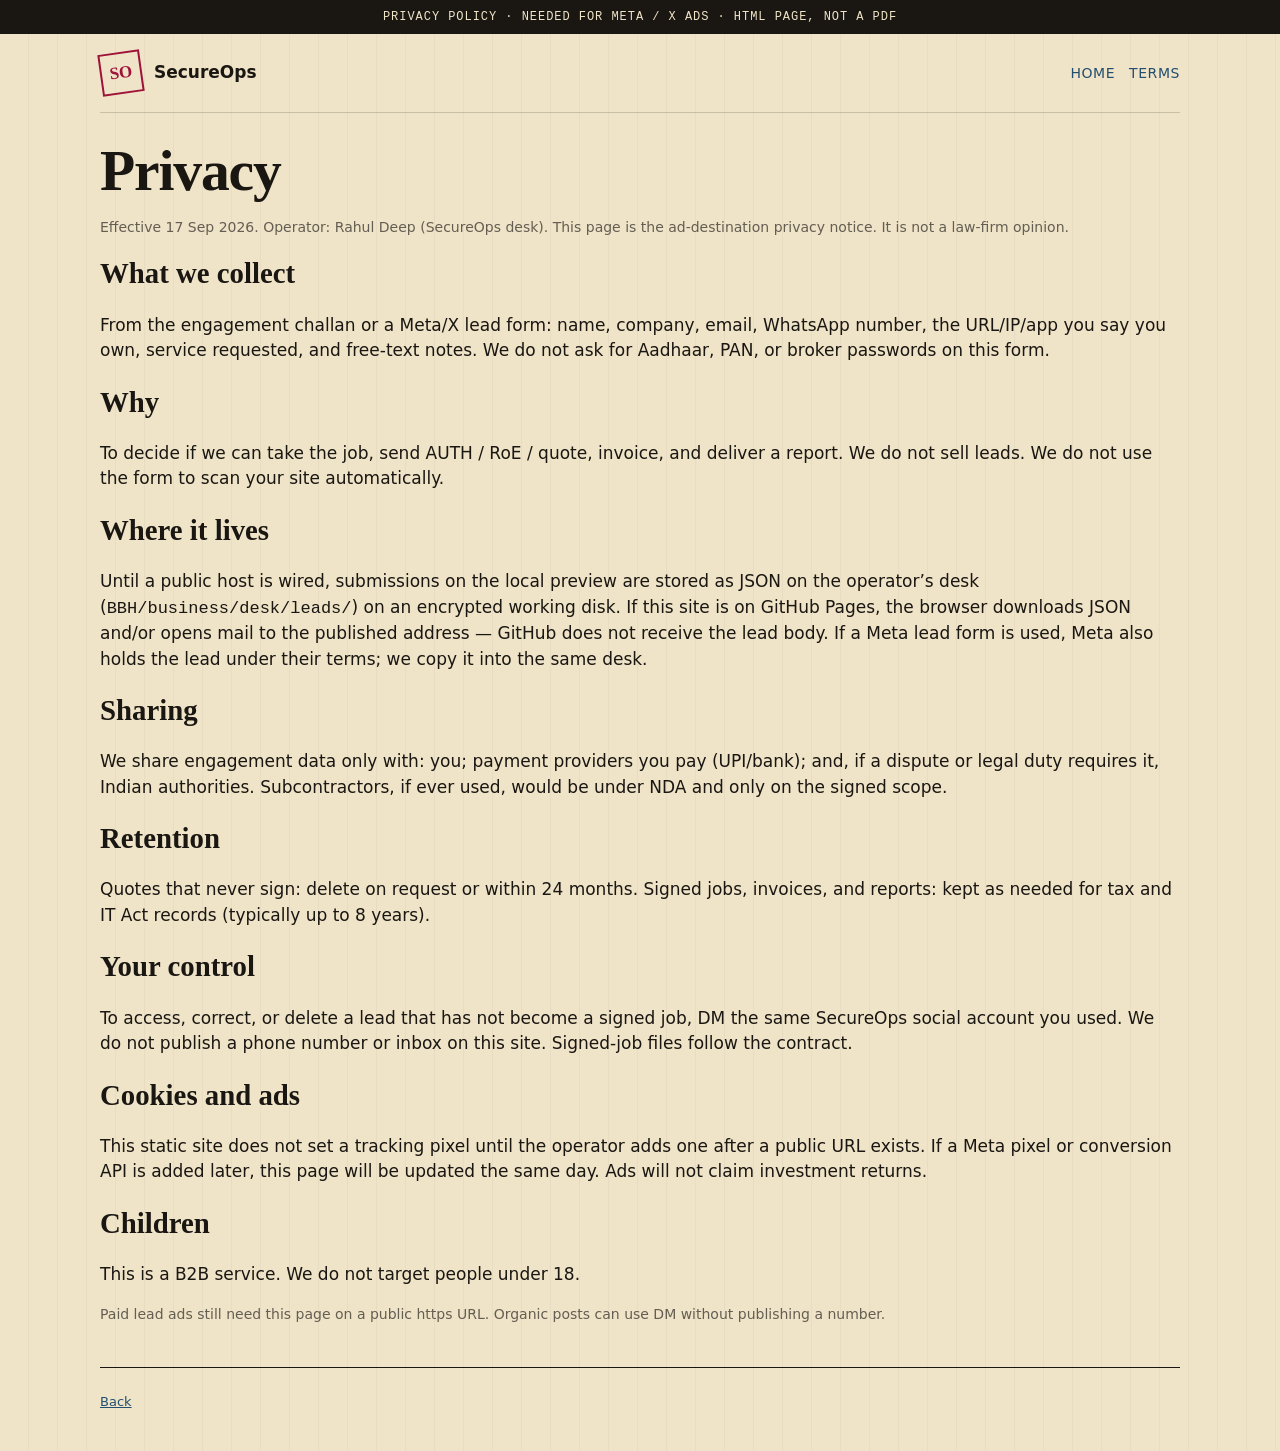
<file: privacy.html>
<!DOCTYPE html>
<html lang="en-IN">
<head>
  <meta charset="UTF-8">
  <meta name="viewport" content="width=device-width, initial-scale=1">
  <title>Privacy — SecureOps</title>
  <link rel="icon" href="favicon.svg" type="image/svg+xml">
  <link rel="stylesheet" href="site.css">
</head>
<body>
  <div class="ribbon">Privacy policy · needed for Meta / X ads · HTML page, not a PDF</div>
  <div class="wrap">
    <header class="top">
      <a class="brand" href="./"><div class="mark">SO</div><strong>SecureOps</strong></a>
      <nav><a href="./">Home</a><a href="terms.html">Terms</a></nav>
    </header>
    <section>
      <h1>Privacy</h1>
      <p class="muted">Effective 17 Sep 2026. Operator: Rahul Deep (SecureOps desk). This page is the ad-destination privacy notice. It is not a law-firm opinion.</p>
      <h2>What we collect</h2>
      <p>From the engagement challan or a Meta/X lead form: name, company, email, WhatsApp number, the URL/IP/app you say you own, service requested, and free-text notes. We do not ask for Aadhaar, PAN, or broker passwords on this form.</p>
      <h2>Why</h2>
      <p>To decide if we can take the job, send AUTH / RoE / quote, invoice, and deliver a report. We do not sell leads. We do not use the form to scan your site automatically.</p>
      <h2>Where it lives</h2>
      <p>Until a public host is wired, submissions on the local preview are stored as JSON on the operator’s desk (<code>BBH/business/desk/leads/</code>) on an encrypted working disk. If this site is on GitHub Pages, the browser downloads JSON and/or opens mail to the published address — GitHub does not receive the lead body. If a Meta lead form is used, Meta also holds the lead under their terms; we copy it into the same desk.</p>
      <h2>Sharing</h2>
      <p>We share engagement data only with: you; payment providers you pay (UPI/bank); and, if a dispute or legal duty requires it, Indian authorities. Subcontractors, if ever used, would be under NDA and only on the signed scope.</p>
      <h2>Retention</h2>
      <p>Quotes that never sign: delete on request or within 24 months. Signed jobs, invoices, and reports: kept as needed for tax and IT Act records (typically up to 8 years).</p>
      <h2>Your control</h2>
      <p>To access, correct, or delete a lead that has not become a signed job, DM the same SecureOps social account you used. We do not publish a phone number or inbox on this site. Signed-job files follow the contract.</p>
      <h2>Cookies and ads</h2>
      <p>This static site does not set a tracking pixel until the operator adds one after a public URL exists. If a Meta pixel or conversion API is added later, this page will be updated the same day. Ads will not claim investment returns.</p>
      <h2>Children</h2>
      <p>This is a B2B service. We do not target people under 18.</p>
      <p class="muted">Paid lead ads still need this page on a public https URL. Organic posts can use DM without publishing a number.</p>
    </section>
    <footer><a href="./">Back</a></footer>
  </div>
</body>
</html>
</file>
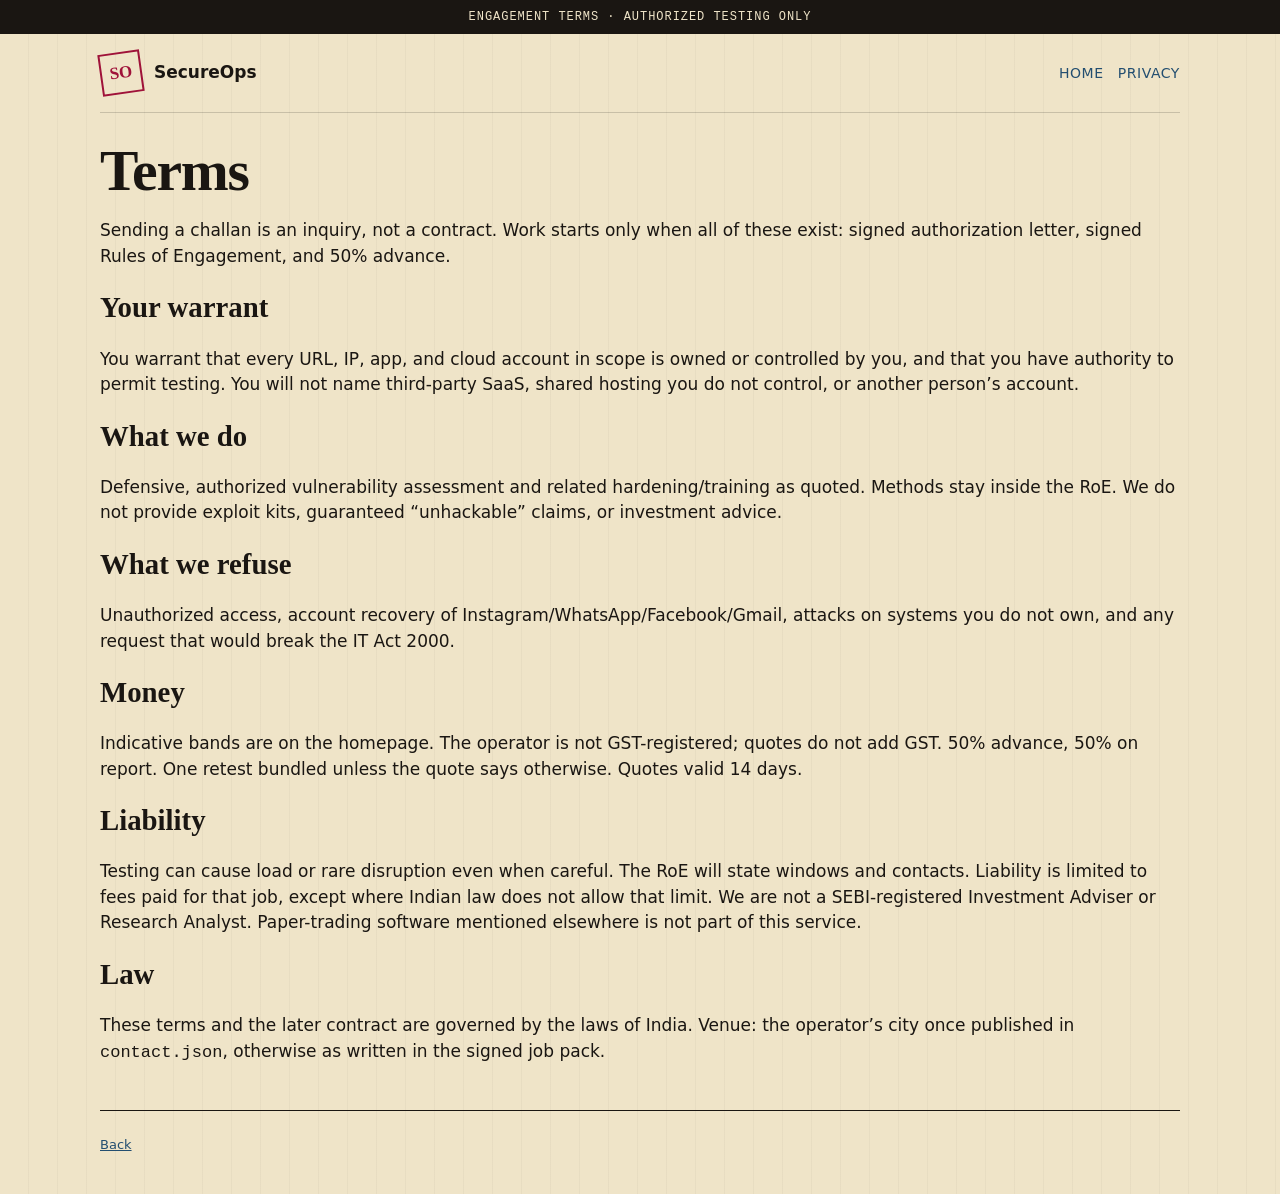
<file: terms.html>
<!DOCTYPE html>
<html lang="en-IN">
<head>
  <meta charset="UTF-8">
  <meta name="viewport" content="width=device-width, initial-scale=1">
  <title>Terms — SecureOps</title>
  <link rel="icon" href="favicon.svg" type="image/svg+xml">
  <link rel="stylesheet" href="site.css">
</head>
<body>
  <div class="ribbon">Engagement terms · authorized testing only</div>
  <div class="wrap">
    <header class="top">
      <a class="brand" href="./"><div class="mark">SO</div><strong>SecureOps</strong></a>
      <nav><a href="./">Home</a><a href="privacy.html">Privacy</a></nav>
    </header>
    <section>
      <h1>Terms</h1>
      <p>Sending a challan is an inquiry, not a contract. Work starts only when all of these exist: signed authorization letter, signed Rules of Engagement, and 50% advance.</p>
      <h2>Your warrant</h2>
      <p>You warrant that every URL, IP, app, and cloud account in scope is owned or controlled by you, and that you have authority to permit testing. You will not name third-party SaaS, shared hosting you do not control, or another person’s account.</p>
      <h2>What we do</h2>
      <p>Defensive, authorized vulnerability assessment and related hardening/training as quoted. Methods stay inside the RoE. We do not provide exploit kits, guaranteed “unhackable” claims, or investment advice.</p>
      <h2>What we refuse</h2>
      <p>Unauthorized access, account recovery of Instagram/WhatsApp/Facebook/Gmail, attacks on systems you do not own, and any request that would break the IT Act 2000.</p>
      <h2>Money</h2>
      <p>Indicative bands are on the homepage. The operator is not GST-registered; quotes do not add GST. 50% advance, 50% on report. One retest bundled unless the quote says otherwise. Quotes valid 14 days.</p>
      <h2>Liability</h2>
      <p>Testing can cause load or rare disruption even when careful. The RoE will state windows and contacts. Liability is limited to fees paid for that job, except where Indian law does not allow that limit. We are not a SEBI-registered Investment Adviser or Research Analyst. Paper-trading software mentioned elsewhere is not part of this service.</p>
      <h2>Law</h2>
      <p>These terms and the later contract are governed by the laws of India. Venue: the operator’s city once published in <code>contact.json</code>, otherwise as written in the signed job pack.</p>
    </section>
    <footer><a href="./">Back</a></footer>
  </div>
</body>
</html>
</file>
<file: site.css>
:root {
  --paper: #efe4c8;
  --folder: #c9a36a;
  --ink: #1a1612;
  --stamp: #9f1239;
  --carbon: #234e70;
  --ok: #1f6b4a;
  --rule: rgba(26, 22, 18, 0.18);
  --card: #fbf6ea;
  --warn: #7a4a00;
  --warn-bg: #f3d9a0;
}

* { box-sizing: border-box; }
html { scroll-behavior: smooth; }
body {
  margin: 0;
  background:
    repeating-linear-gradient(
      90deg,
      transparent 0 28px,
      rgba(26, 22, 18, 0.035) 28px 29px
    ),
    var(--paper);
  color: var(--ink);
  font-family: "Atkinson Hyperlegible", "Segoe UI", system-ui, sans-serif;
  line-height: 1.5;
  font-size: 17px;
}

a { color: var(--carbon); }
a:hover { color: var(--stamp); }

.wrap { max-width: 1120px; margin: 0 auto; padding: 0 20px; }

.ribbon {
  background: var(--ink);
  color: var(--paper);
  font-family: "IBM Plex Mono", ui-monospace, monospace;
  font-size: 12px;
  letter-spacing: 0.08em;
  text-transform: uppercase;
  padding: 8px 16px;
  text-align: center;
}
.ribbon.warn { background: var(--warn-bg); color: var(--warn); }

header.top {
  display: flex;
  justify-content: space-between;
  align-items: center;
  gap: 16px;
  padding: 18px 0;
  border-bottom: 1px solid var(--rule);
}
.brand {
  display: flex;
  align-items: center;
  gap: 12px;
  text-decoration: none;
  color: inherit;
}
.mark {
  width: 42px;
  height: 42px;
  border: 2px solid var(--stamp);
  color: var(--stamp);
  display: grid;
  place-items: center;
  font-family: "Fraunces", Georgia, serif;
  font-weight: 700;
  transform: rotate(-8deg);
}
nav a {
  margin-left: 14px;
  text-decoration: none;
  font-size: 14px;
  letter-spacing: 0.04em;
  text-transform: uppercase;
}

.hero {
  display: grid;
  grid-template-columns: 1.1fr 0.9fr;
  gap: 36px;
  padding: 48px 0 28px;
  align-items: start;
}
.eyebrow {
  font-family: "IBM Plex Mono", ui-monospace, monospace;
  font-size: 12px;
  letter-spacing: 0.16em;
  text-transform: uppercase;
  color: var(--carbon);
  margin: 0 0 12px;
}
h1 {
  font-family: "Fraunces", Georgia, serif;
  font-size: clamp(2.2rem, 5vw, 3.6rem);
  line-height: 1.05;
  font-weight: 650;
  margin: 0 0 16px;
  letter-spacing: -0.02em;
}
.lead { font-size: 1.12rem; max-width: 38rem; }
.pills { display: flex; flex-wrap: wrap; gap: 8px; margin: 18px 0 0; }
.pill {
  border: 1px solid var(--ink);
  padding: 4px 10px;
  font-size: 12px;
  letter-spacing: 0.06em;
  text-transform: uppercase;
  background: var(--card);
}

.challan {
  background: var(--card);
  border: 1px solid var(--ink);
  box-shadow: 6px 6px 0 var(--ink);
  position: relative;
  padding: 22px 20px 18px;
}
.challan h2 {
  font-family: "IBM Plex Mono", ui-monospace, monospace;
  font-size: 12px;
  letter-spacing: 0.18em;
  text-transform: uppercase;
  margin: 0 0 14px;
  border-bottom: 2px dashed var(--rule);
  padding-bottom: 8px;
}
.stamp {
  position: absolute;
  right: 14px;
  top: 14px;
  border: 3px solid var(--stamp);
  color: var(--stamp);
  padding: 6px 8px;
  font-size: 11px;
  font-weight: 800;
  letter-spacing: 0.1em;
  text-transform: uppercase;
  transform: rotate(12deg);
  background: rgba(251, 246, 234, 0.85);
}

label { display: block; font-size: 13px; margin: 10px 0 4px; letter-spacing: 0.04em; text-transform: uppercase; }
input, select, textarea {
  width: 100%;
  border: 0;
  border-bottom: 1px solid var(--ink);
  background: transparent;
  font: inherit;
  padding: 6px 0;
  color: inherit;
}
input::placeholder, textarea::placeholder { color: rgba(26, 22, 18, 0.38); }
textarea { min-height: 72px; resize: vertical; }
.row2 { display: grid; grid-template-columns: 1fr 1fr; gap: 12px; }
.check {
  display: flex;
  gap: 8px;
  align-items: flex-start;
  margin: 14px 0;
  font-size: 14px;
  text-transform: none;
  letter-spacing: 0;
}
.check input { width: auto; margin-top: 4px; }
button, .btn {
  display: inline-block;
  background: var(--ink);
  color: var(--paper);
  border: 0;
  padding: 12px 16px;
  font: inherit;
  font-weight: 700;
  cursor: pointer;
  text-decoration: none;
}
button.ghost, .btn.ghost {
  background: transparent;
  color: var(--ink);
  border: 1px solid var(--ink);
}
.actions { display: flex; flex-wrap: wrap; gap: 8px; margin-top: 12px; }
.docket {
  margin-top: 14px;
  padding-top: 12px;
  border-top: 2px dashed var(--rule);
  font-family: "IBM Plex Mono", ui-monospace, monospace;
  font-size: 12px;
  line-height: 1.7;
}
.muted { color: rgba(26, 22, 18, 0.65); font-size: 14px; }
.ok { color: var(--ok); font-weight: 700; }
.bad { color: var(--stamp); font-weight: 700; }

section { padding: 28px 0; }
section h2 {
  font-family: "Fraunces", Georgia, serif;
  font-size: 1.8rem;
  margin: 0 0 8px;
}
.tariff {
  width: 100%;
  border-collapse: collapse;
  background: var(--card);
  border: 1px solid var(--ink);
}
.tariff th, .tariff td {
  border-bottom: 1px solid var(--rule);
  text-align: left;
  padding: 10px 12px;
  vertical-align: top;
}
.tariff td:nth-child(2) { white-space: nowrap; }
.tariff th {
  font-family: "IBM Plex Mono", ui-monospace, monospace;
  font-size: 12px;
  letter-spacing: 0.08em;
  text-transform: uppercase;
  background: #ead9b0;
}
.steps {
  display: grid;
  grid-template-columns: repeat(6, 1fr);
  gap: 10px;
  margin-top: 16px;
}
.step {
  background: var(--card);
  border: 1px solid var(--ink);
  padding: 12px;
  min-height: 120px;
}
.step b {
  display: block;
  font-family: "IBM Plex Mono", ui-monospace, monospace;
  font-size: 11px;
  letter-spacing: 0.12em;
  margin-bottom: 6px;
}
.nope {
  background: #f4d6d0;
  border: 1px solid var(--stamp);
  padding: 16px 18px;
}
footer {
  border-top: 1px solid var(--ink);
  padding: 24px 0 40px;
  font-size: 13px;
}

@media (max-width: 860px) {
  .hero, .row2, .steps { grid-template-columns: 1fr; }
  nav { display: none; }
  .stamp { position: static; display: inline-block; margin-bottom: 8px; }
  .tariff thead { display: none; }
  .tariff, .tariff tbody, .tariff tr, .tariff td { display: block; width: 100%; }
  .tariff tr {
    border-bottom: 1px solid var(--ink);
    padding: 10px 12px;
  }
  .tariff td { border: 0; padding: 2px 0; white-space: normal; }
  .tariff td:nth-child(1) { font-weight: 700; }
  .tariff td:nth-child(2)::before { content: "Band "; font-weight: 400; }
}
@media (prefers-reduced-motion: reduce) {
  html { scroll-behavior: auto; }
}
</file>
